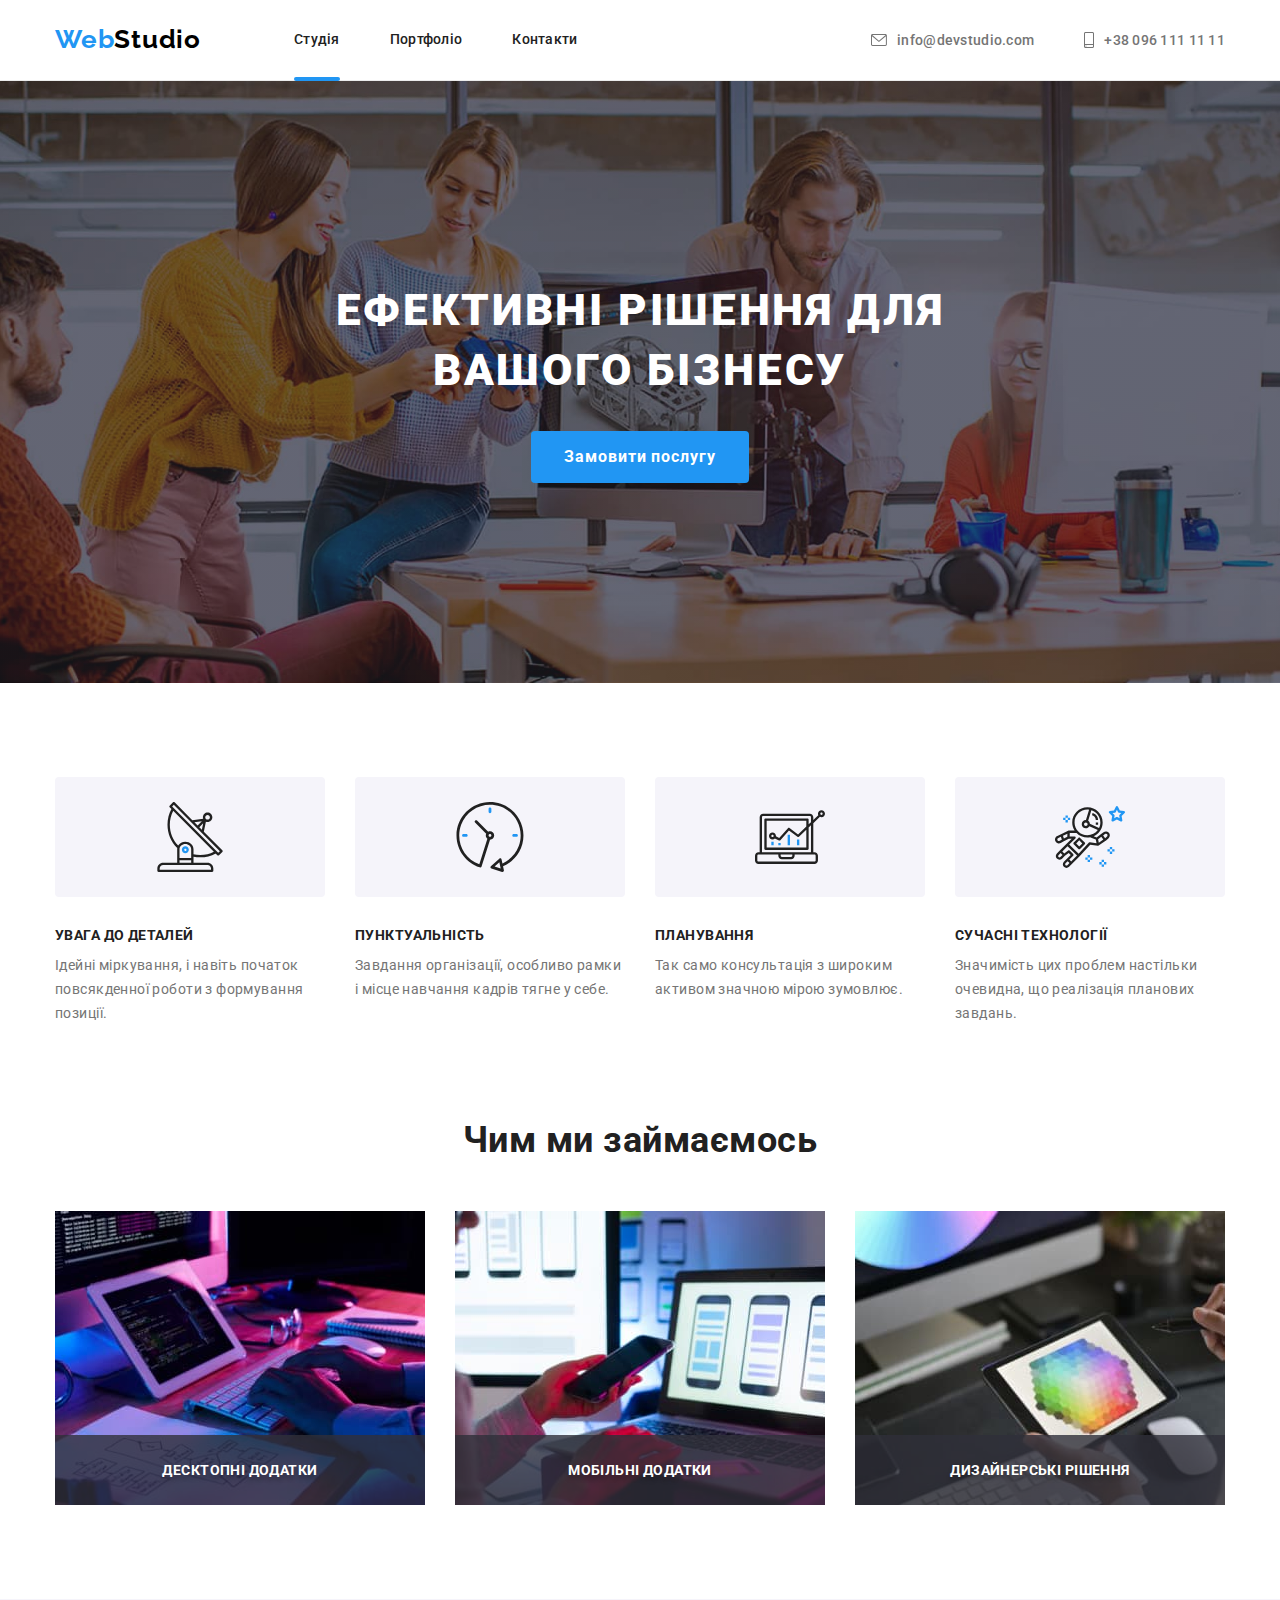
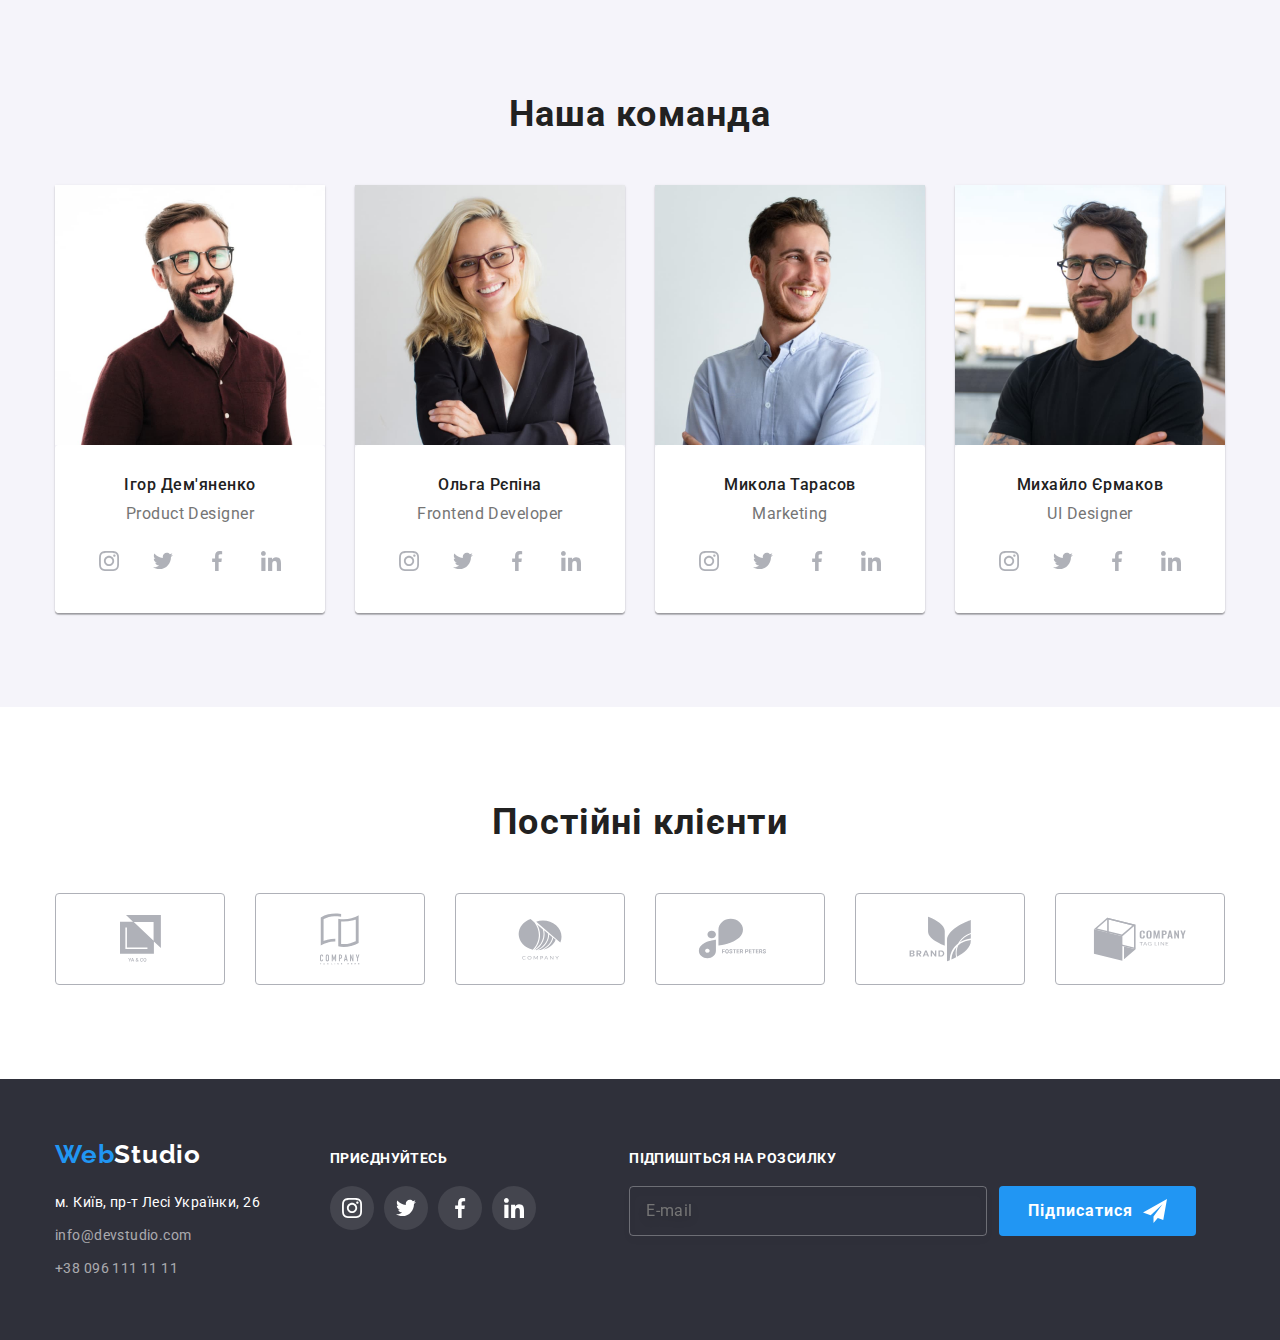
<file: index.html>
<!DOCTYPE html>
<html lang="uk">
  <head>
    <meta charset="UTF-8" />
    <meta name="description" content="Ефективні рішення для вашого бізнесу" />
    <meta http-equiv="X-UA-Compatible" content="IE=edge" />
    <title>Web Studio (Verion 2.1)</title>
    <!-- Шрифти -->
    <link rel="preconnect" href="https://fonts.googleapis.com" />
    <link rel="preconnect" href="https://fonts.gstatic.com" crossorigin />
    <link
      href="https://fonts.googleapis.com/css2?family=Raleway:wght@700&family=Roboto:wght@400;500;700;900&display=swap"
      rel="stylesheet"
    />
    <!--Нормалізатор-->
    <link
      rel="stylesheet"
      href="https://cdnjs.cloudflare.com/ajax/libs/modern-normalize/1.1.0/modern-normalize.min.css"
    />
    <!-- Стилі -->
    <link rel="stylesheet" href="./css/main.min.css" />
  </head>
  <body>
    <!--Шапка сайту header-->

    <header class="header">
      <div class="header__container container">
        <a class="header__logo logo" href="./index.html"
          >Web<span class="logo__dark">Studio</span></a
        >
        <nav class="nav">
          <ul class="nav__list list">
            <!--Посилання для переходу на інші сторінки нашого сайту-->
            <li class="nav__item">
              <a class="nav__link nav__link--active" href="./index.html">Студія</a>
            </li>
            <li class="nav__item">
              <a class="nav__link" href="./portfolio.html">Портфоліо</a>
            </li>
            <li class="nav__item"><a class="nav__link" href="">Контакти</a></li>
          </ul>
        </nav>

        <ul class="contacts">
          <li class="contacts__item">
            <a class="contacts__link" href="mailto:info@devstudio.com">
              <svg class="contacts__icon" width="16" height="12">
                <use href="./images/icons.svg#icon-header-letter"></use>
              </svg>
              info@devstudio.com
            </a>
          </li>
          <li class="contacts__item">
            <a class="contacts__link" href="tel:+380961111111">
              <svg class="contacts__icon" width="10" height="16">
                <use href="./images/icons.svg#icon-header-smartphone"></use>
              </svg>
              +38 096 111 11 11</a
            >
          </li>
        </ul>
      </div>
    </header>

    <!--Основний контент-->
    <main class="main">
      <!--Заголовок-->
      <section class="hero">
        <div class="hero__container container">
          <h1 class="hero__title">Ефективні рішення для вашого бізнесу</h1>
          <button class="button" type="button" data-modal-open>Замовити послугу</button>
        </div>
      </section>
      <!--Особливості-->
      <section class="specials">
        <div class="container">
          <h2 class="visually-hidden">Особливсоті команди</h2>
          <ul class="specials__list list">
            <li class="specials__item">
              <div class="specials__thumb">
                <svg class="specials__icon" width="70px" height="70px">
                  <use href="./images/icons.svg#icon-skills-antenna"></use>
                </svg>
              </div>
              <h3 class="specials__title">Увага до деталей</h3>
              <p class="specials__text">
                Ідейні міркування, і навіть початок повсякденної роботи з формування позиції.
              </p>
            </li>
            <li class="specials__item">
              <div class="specials__thumb">
                <svg class="specials__icon" width="70" height="70">
                  <use href="./images/icons.svg#icon-skills-clock"></use>
                </svg>
              </div>
              <h3 class="specials__title">Пунктуальність</h3>
              <p class="specials__text">
                Завдання організації, особливо рамки і місце навчання кадрів тягне у себе.
              </p>
            </li>
            <li class="specials__item">
              <div class="specials__thumb">
                <svg class="specials__icon" width="70" height="70">
                  <use href="./images/icons.svg#icon-skills-diagram"></use>
                </svg>
              </div>
              <h3 class="specials__title">Планування</h3>
              <p class="specials__text">
                Так само консультація з широким активом значною мірою зумовлює.
              </p>
            </li>
            <li class="specials__item">
              <div class="specials__thumb">
                <svg class="specials__icon" width="70" height="70">
                  <use href="./images/icons.svg#icon-skills-astronaut"></use>
                </svg>
              </div>
              <h3 class="specials__title">Сучасні технології</h3>
              <p class="specials__text">
                Значимість цих проблем настільки очевидна, що реалізація планових завдань.
              </p>
            </li>
          </ul>
        </div>
      </section>
      <!--Чим ми займаємось-->
      <section class="work">
        <div class="container">
          <h2 class="work__title">Чим ми займаємось</h2>
          <ul class="work__list list">
            <li class="work__item">
              <div class="item__title-box">
                <img
                  src="images/img1.jpg"
                  alt="Ipad Air з клавіатурою на сірому дерев'яному столі"
                  width="370"
                  height="294"
                />
                <h3 class="work__item-title">десктопні додатки</h3>
              </div>
            </li>
            <li class="work__item">
              <div class="item__title-box">
                <img
                  src="images/img2.jpg"
                  alt="Iphone в руці та ноутбук на столі"
                  width="370"
                  height="294"
                />
                <h3 class="work__item-title">мобільні додатки</h3>
              </div>
            </li>
            <li class="work__item">
              <div class="item__title-box">
                <img
                  src="images/img3.jpg"
                  alt="Ipad в руці з кольоровою картинкою"
                  width="370"
                  height="294"
                />
                <h3 class="work__item-title">дизайнерські рішення</h3>
              </div>
            </li>
          </ul>
        </div>
      </section>

      <!--Наша команда-->

      <section class="team">
        <div class="team__content container">
          <h2 class="team__title">Наша команда</h2>
          <ul class="team__items list">
            <li class="team__item">
              <img
                class="team__item-img"
                src="images/img4.jpg"
                alt="Чоловік в окулярах посміхається"
                width="270"
                height="260"
              />
              <div class="team__item-description">
                <h3 class="team__item-title">Ігор Дем'яненко</h3>
                <p class="team__item-text">Product Designer</p>
                <ul class="socials list">
                  <li class="socials__item">
                    <a class="socials__link" href="">
                      <svg class="socials__icon" width="20" height="20">
                        <use href="./images/icons.svg#icon-cmnd-instagram"></use>
                      </svg>
                    </a>
                  </li>
                  <li class="socials__item">
                    <a class="socials__link" href="">
                      <svg class="socials__icon" width="20" height="20">
                        <use href="./images/icons.svg#icon-cmnd-twitter"></use>
                      </svg>
                    </a>
                  </li>
                  <li class="socials__item">
                    <a class="socials__link" href="">
                      <svg class="socials__icon" width="20" height="20">
                        <use href="./images/icons.svg#icon-cmnd-facebook"></use>
                      </svg>
                    </a>
                  </li>
                  <li class="socials__item">
                    <a class="socials__link" href="">
                      <svg class="socials__icon" width="20" height="20">
                        <use href="./images/icons.svg#icon-cmnd-linkedin"></use>
                      </svg>
                    </a>
                  </li>
                </ul>
              </div>
            </li>

            <li class="team__item">
              <img
                class="team__item-img"
                src="images/img5.jpg"
                alt="Світловолоса жінка в окулярах посміхається"
                width="270"
                height="260"
              />
              <div class="team__item-description">
                <h3 class="team__item-title">Ольга Рєпіна</h3>
                <p class="team__item-text">Frontend Developer</p>
                <ul class="socials list">
                  <li class="socials__item">
                    <a class="socials__link" href="">
                      <svg class="socials__icon" width="20" height="20">
                        <use href="./images/icons.svg#icon-cmnd-instagram"></use>
                      </svg>
                    </a>
                  </li>
                  <li class="socials__item">
                    <a class="socials__link" href="">
                      <svg class="socials__icon" width="20" height="20">
                        <use href="./images/icons.svg#icon-cmnd-twitter"></use>
                      </svg>
                    </a>
                  </li>
                  <li class="socials__item">
                    <a class="socials__link" href="">
                      <svg class="socials__icon" width="20" height="20">
                        <use href="./images/icons.svg#icon-cmnd-facebook"></use>
                      </svg>
                    </a>
                  </li>
                  <li class="socials__item">
                    <a class="socials__link" href="">
                      <svg class="socials__icon" width="20" height="20">
                        <use href="./images/icons.svg#icon-cmnd-linkedin"></use>
                      </svg>
                    </a>
                  </li>
                </ul>
              </div>
            </li>
            <li class="team__item">
              <img
                class="team__item-img"
                src="images/img6.jpg"
                alt="Чоловік в голубій сорочці посміхається"
                width="270"
                height="260"
              />
              <div class="team__item-description">
                <h3 class="team__item-title">Микола Тарасов</h3>
                <p class="team__item-text">Marketing</p>
                <ul class="socials list">
                  <li class="socials__item">
                    <a class="socials__link" href="">
                      <svg class="socials__icon" width="20" height="20">
                        <use href="./images/icons.svg#icon-cmnd-instagram"></use>
                      </svg>
                    </a>
                  </li>
                  <li class="socials__item">
                    <a class="socials__link" href="">
                      <svg class="socials__icon" width="20" height="20">
                        <use href="./images/icons.svg#icon-cmnd-twitter"></use>
                      </svg>
                    </a>
                  </li>
                  <li class="socials__item">
                    <a class="socials__link" href="">
                      <svg class="socials__icon" width="20" height="20">
                        <use href="./images/icons.svg#icon-cmnd-facebook"></use>
                      </svg>
                    </a>
                  </li>
                  <li class="socials__item">
                    <a class="socials__link" href="">
                      <svg class="socials__icon" width="20" height="20">
                        <use href="./images/icons.svg#icon-cmnd-linkedin"></use>
                      </svg>
                    </a>
                  </li>
                </ul>
              </div>
            </li>
            <li class="team__item">
              <img
                class="team__item-img"
                src="images/img7.jpg"
                alt="Чоловік з бродою в темній футболці посміхається"
                width="270"
                height="260"
              />
              <div class="team__item-description">
                <h3 class="team__item-title">Михайло Єрмаков</h3>
                <p class="team__item-text">UI Designer</p>
                <ul class="socials list">
                  <li class="socials__item">
                    <a class="socials__link" href="">
                      <svg class="socials__icon" width="20" height="20">
                        <use href="./images/icons.svg#icon-cmnd-instagram"></use>
                      </svg>
                    </a>
                  </li>
                  <li class="socials__item">
                    <a class="socials__link" href="">
                      <svg class="socials__icon" width="20" height="20">
                        <use href="./images/icons.svg#icon-cmnd-twitter"></use>
                      </svg>
                    </a>
                  </li>
                  <li class="socials__item">
                    <a class="socials__link" href="">
                      <svg class="socials__icon" width="20" height="20">
                        <use href="./images/icons.svg#icon-cmnd-facebook"></use>
                      </svg>
                    </a>
                  </li>
                  <li class="socials__item">
                    <a class="socials__link" href="">
                      <svg class="socials__icon" width="20" height="20">
                        <use href="./images/icons.svg#icon-cmnd-linkedin"></use>
                      </svg>
                    </a>
                  </li>
                </ul>
              </div>
            </li>
          </ul>
        </div>
      </section>
      <!-- постійні клієнти -->
      <section class="clients">
        <div class="clients__content container">
          <h2 class="clients__title">Постійні клієнти</h2>
          <ul class="clients__list list">
            <li class="clients__item">
              <a class="client-link" href="">
                <svg class="clients-list__icon" width="41" height="47">
                  <use href="./images/icons.svg#icon-group-clients1"></use>
                </svg>
              </a>
            </li>
            <li class="clients-item">
              <a class="client-link" href="">
                <svg class="clients-list__icon" width="40" height="52">
                  <use href="./images/icons.svg#icon-group-clients2"></use>
                </svg>
              </a>
            </li>
            <li class="clients-item">
              <a class="client-link" href="">
                <svg class="clients-list__icon" width="44" height="42">
                  <use href="./images/icons.svg#icon-group-clients3"></use>
                </svg>
              </a>
            </li>
            <li class="clients-item">
              <a class="client-link" href="">
                <svg class="clients-list__icon" width="85" height="41">
                  <use href="./images/icons.svg#icon-group-clients4"></use>
                </svg>
              </a>
            </li>
            <li class="clients-item">
              <a class="client-link" href="">
                <svg class="clients-list__icon" width="63" height="46">
                  <use href="./images/icons.svg#icon-group-clients5"></use>
                </svg>
              </a>
            </li>
            <li class="clients-item">
              <a class="client-link" href="">
                <svg class="clients-list__icon" width="94" height="44">
                  <use href="./images/icons.svg#icon-group-clients6"></use>
                </svg>
              </a>
            </li>
          </ul>
        </div>
      </section>
    </main>

    <!-- Footer Нижня частина  -->

    <footer class="footer">
      <div class="footer_wrapper container">
        <div class="footer__content">
          <a class="footer__logo logo" href="./index.html"
            >Web<span class="logo__white">Studio</span></a
          >
          <address class="footer__adress">
            <ul class="footer__address-list list">
              <li class="footer__address-item">
                <a
                  class="footer__address-link accent"
                  href="https://goo.gl/maps/pMzpVghWTdphN7kk7"
                  target="_blank"
                  rel="noopener noreferrer"
                  >м. Київ, пр-т Лесі Українки, 26
                </a>
              </li>
              <li class="footer__address-item">
                <a class="footer__address-link" href="mailto:info@devstudio.com"
                  >info@devstudio.com</a
                >
              </li>
              <li class="footer__address-item">
                <a class="footer__address-link" href="tel:+380961111111">+38 096 111 11 11</a>
              </li>
            </ul>
          </address>
        </div>
        <div class="footer__socials">
          <p class="footer__socials-title">Приєднуйтесь</p>
          <ul class="socials list">
            <li class="socials__item">
              <a class="socials__link socials__link--secondary" href="">
                <svg class="socials__icon" width="20" height="20">
                  <use href="./images/icons.svg#icon-cmnd-instagram"></use>
                </svg>
              </a>
            </li>
            <li class="socials__item">
              <a class="socials__link socials__link--secondary" href="">
                <svg class="socials__icon" width="20" height="20">
                  <use href="./images/icons.svg#icon-cmnd-twitter"></use>
                </svg>
              </a>
            </li>
            <li class="socials__item">
              <a class="socials__link socials__link--secondary" href="">
                <svg class="socials__icon" width="20" height="20">
                  <use href="./images/icons.svg#icon-cmnd-facebook"></use>
                </svg>
              </a>
            </li>
            <li class="socials__item">
              <a class="socials__link socials__link--secondary" href="">
                <svg class="socials__icon" width="20" height="20">
                  <use href="./images/icons.svg#icon-cmnd-linkedin"></use>
                </svg>
              </a>
            </li>
          </ul>
        </div>

        <!-- кнопка підписатися -->

        <form class="subscribe__form" action="#">
          <p class="subscribe__form-title">Підпишіться на розсилку</p>
          <div class="subscribe__form-field">
            <input
              id="footer-subscribe-email"
              class="subscribe__form-input"
              type="email"
              name="subscribe-email"
              placeholder="E-mail"
              required
            />
            <button class="subscribe__form-btn" type="submit">
              Підписатися
              <svg class="btn__send" width="24" height="24">
                <use href="./images/icons.svg#icon-icon-send"></use>
              </svg>
            </button>
          </div>
        </form>
      </div>
    </footer>

    <!-- Modal + Backdrop -->

    <div class="backdrop is-hidden" data-modal>
      <div class="modal">
        <button type="button" class="modal-close-button" data-modal-close>
          <svg class="close-modal-icon" width="11" height="11">
            <use href="./images/icons.svg#icon-close-black"></use>
          </svg>
        </button>

        <!--Form registration-->
        <form class="registration-form" name="registration-form" autocomplete="on">
          <strong class="modal__form-title">Залиште свої дані, ми вам передзвонимо</strong>
          <div class="form-items" role="group">
            <label class="form-field">
              <span class="form-label">Ім'я</span>
              <input class="form-input" type="text" name="user-name" required />
              <svg class="form-icon" width="18" height="18">
                <use href="./images/icons.svg#icon-email-black"></use>
              </svg>
            </label>
            <label class="form-field">
              <span class="form-label">Телефон</span>
              <input class="form-input" type="text" name="user-phone" required />
              <svg class="form-icon" width="18" height="18">
                <use href="./images/icons.svg#icon-phone-black"></use>
              </svg>
            </label>
            <label class="form-field">
              <span class="form-label">Пошта</span>
              <input class="form-input" type="email" name="user-mail" required />
              <svg class="form-icon" width="18" height="18">
                <use href="./images/icons.svg#icon-person-black"></use>
              </svg>
            </label>
            <label class="form-field">
              <span class="form-label">Коментар</span>
              <textarea
                class="form-message"
                name="user-message"
                rows="6"
                placeholder="Введіть текст"
              ></textarea>
            </label>
          </div>

          <label class="form-agreement">
            <input class="form-checkbox" type="checkbox" />
            <svg class="form-checkbox-icon" width="16" height="16">
              <use class="form-icon-unchecked" href="./images/icons.svg#icon-unchecked"></use>
              <use class="form-icon-checked" href="./images/icons.svg#icon-checked"></use>
            </svg>
            <span class="form-agreement-text"
              >Погоджуюся з розсилкою та приймаю
              <a class="form-agreement-link" href="">Умови договору</a>
            </span>
          </label>

          <button class="form-btn" type="submit">Відправити</button>
        </form>
      </div>
    </div>
    <script src="./js/modal.js"></script>
  </body>
</html>
</file>
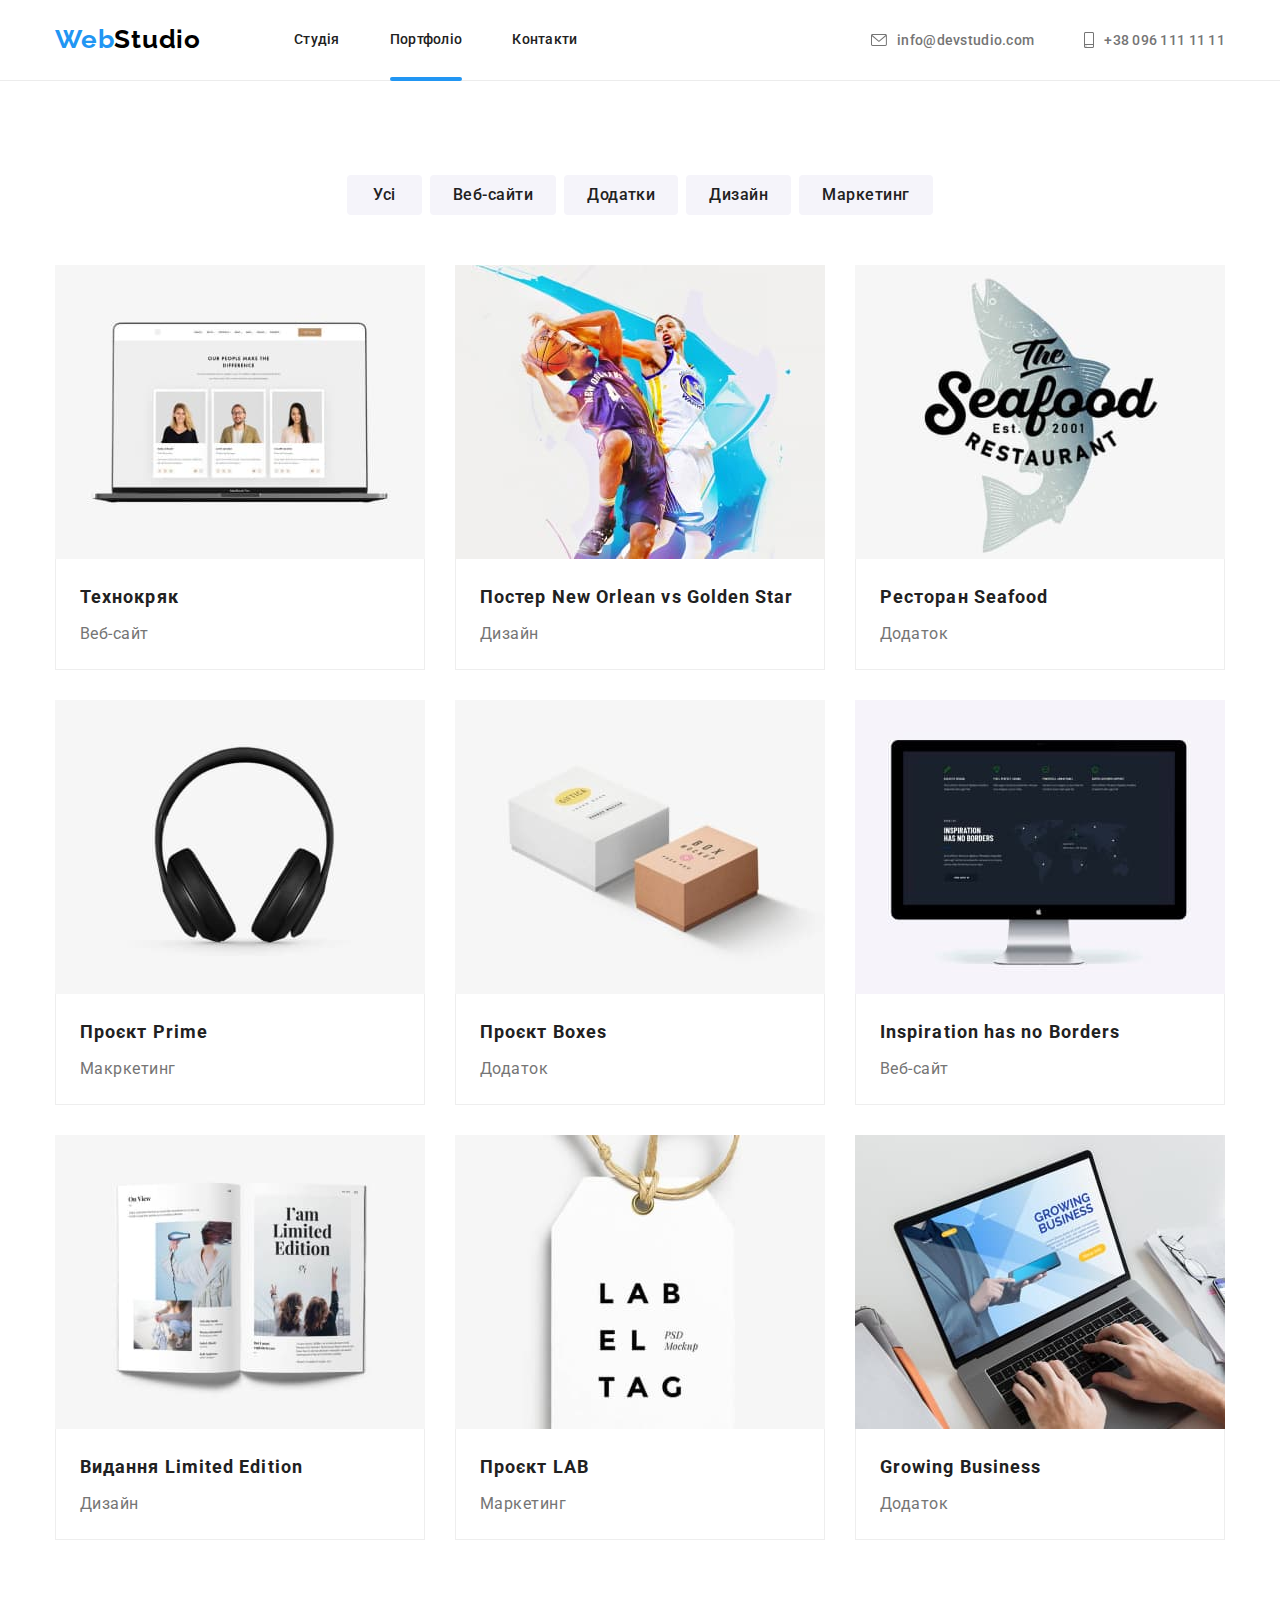
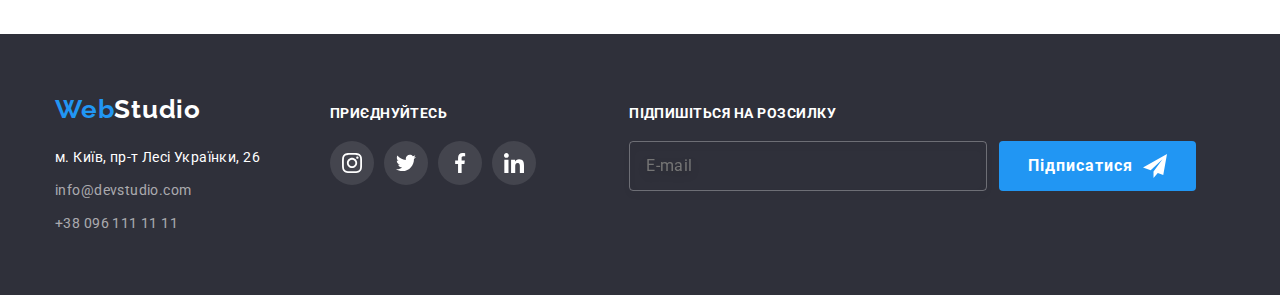
<file: portfolio.html>
<!DOCTYPE html>
<html lang="uk">
  <head>
    <meta charset="UTF-8" />
    <meta name="description" content="Ефективні рішення для вашого бізнесу" />
    <meta http-equiv="X-UA-Compatible" content="IE=edge" />
    <title>Web Studio (Verion 2.1)</title>
    <!-- Шрифти -->
    <link rel="preconnect" href="https://fonts.googleapis.com" />
    <link rel="preconnect" href="https://fonts.gstatic.com" crossorigin />
    <link
      href="https://fonts.googleapis.com/css2?family=Raleway:wght@700&family=Roboto:wght@400;500;700;900&display=swap"
      rel="stylesheet"
    />
    <!--Нормалізатор-->
    <link
      rel="stylesheet"
      href="https://cdnjs.cloudflare.com/ajax/libs/modern-normalize/1.1.0/modern-normalize.min.css"
    />
    <!-- Стилі -->
    <link rel="stylesheet" href="./css/main.min.css" />
  </head>
  <body>
    <!--Шапка сайту header-->

    <header class="header">
      <div class="header__container container">
        <a class="header__logo logo" href="./index.html"
          >Web<span class="logo__dark">Studio</span></a
        >
        <nav class="nav">
          <ul class="nav__list list">
            <!--Посилання для переходу на інші сторінки нашого сайту-->
            <li class="nav__item">
              <a class="nav__link" href="./index.html">Студія</a>
            </li>
            <li class="nav__item">
              <a class="nav__link nav__link--active" href="./portfolio.html">Портфоліо</a>
            </li>
            <li class="nav__item"><a class="nav__link" href="">Контакти</a></li>
          </ul>
        </nav>

        <ul class="contacts">
          <li class="contacts__item">
            <a class="contacts__link" href="mailto:info@devstudio.com">
              <svg class="contacts__icon" width="16" height="12">
                <use href="./images/icons.svg#icon-header-letter"></use>
              </svg>
              info@devstudio.com
            </a>
          </li>
          <li class="contacts__item">
            <a class="contacts__link" href="tel:+380961111111">
              <svg class="contacts__icon" width="10" height="16">
                <use href="./images/icons.svg#icon-header-smartphone"></use>
              </svg>
              +38 096 111 11 11</a
            >
          </li>
        </ul>
      </div>
    </header>
    <!--Контент портфоліо-->
    <main class="portpholio-main">
      <section class="portpholio">
        <div class="container">
          <h1 class="visually-hidden">Кнопки з проектами</h1>
          <ul class="buttons-folio-list list">
            <li class="button-description-f">
              <button type="button" class="inlist-button-pholio all">Усі</button>
            </li>
            <li class="button-description-f">
              <button type="button" class="inlist-button-pholio">Веб-сайти</button>
            </li>
            <li class="button-description-f">
              <button type="button" class="inlist-button-pholio">Додатки</button>
            </li>
            <li class="button-description-f">
              <button type="button" class="inlist-button-pholio">Дизайн</button>
            </li>
            <li class="button-description-f">
              <button type="button" class="inlist-button-pholio">Маркетинг</button>
            </li>
          </ul>
          <!--Фото проектів-->
          <ul class="projects list">
            <li class="project-card">
              <a class="links portfolio-link" href="">
                <div class="portfolio-link-photo">
                  <img
                    src="./images/portpholio/img.jpg"
                    alt="ноутбук з відкритим сайтом технокряка"
                    width="370"
                    height="294"
                  />
                  <p class="portfolio-overlay">
                    Ресурс пропонує комплексні пропозиції з різним рівнем функціоналу та сервісів.
                    Все це дозволить відвідувачу отримати вичерпні відомості про компанію чи
                    приватну особу.
                  </p>
                </div>
                <div class="portfolio-pictures">
                  <h2 class="project-head">Технокряк</h2>
                  <p class="project-info">Веб-сайт</p>
                </div>
              </a>
            </li>
            <li class="project-card">
              <a class="links portfolio-link" href="">
                <div class="portfolio-link-photo">
                  <img
                    src="./images/portpholio/img(1).jpg"
                    alt="два баскетболіста з мячем в руках"
                    width="370"
                    height="294"
                  />
                  <p class="portfolio-overlay">
                    Ресурс пропонує комплексні пропозиції з різним рівнем функціоналу та сервісів.
                    Все це дозволить відвідувачу отримати вичерпні відомості про компанію чи
                    приватну особу.
                  </p>
                </div>
                <div class="portfolio-pictures">
                  <h2 class="project-head">Постер New Orlean vs Golden Star</h2>
                  <p class="project-info">Дизайн</p>
                </div>
              </a>
            </li>
            <li class="project-card">
              <a class="links portfolio-link" href="">
                <div class="portfolio-link-photo">
                  <img
                    src="./images/portpholio/img(2).jpg"
                    alt="логотип ресторана Seafood"
                    width="370"
                    height="294"
                  />
                  <p class="portfolio-overlay">
                    Ресурс пропонує комплексні пропозиції з різним рівнем функціоналу та сервісів.
                    Все це дозволить відвідувачу отримати вичерпні відомості про компанію чи
                    приватну особу.
                  </p>
                </div>
                <div class="portfolio-pictures">
                  <h2 class="project-head">Ресторан Seafood</h2>
                  <p class="project-info">Додаток</p>
                </div>
              </a>
            </li>
            <li class="project-card">
              <a class="links portfolio-link" href="">
                <div class="portfolio-link-photo">
                  <img
                    src="./images/portpholio/img(3).jpg"
                    alt="безпровідні чорні навушники"
                    width="370"
                    height="294"
                  />
                  <p class="portfolio-overlay">
                    Ресурс пропонує комплексні пропозиції з різним рівнем функціоналу та сервісів.
                    Все це дозволить відвідувачу отримати вичерпні відомості про компанію чи
                    приватну особу.
                  </p>
                </div>
                <div class="portfolio-pictures">
                  <h2 class="project-head">Проєкт Prime</h2>
                  <p class="project-info">Макркетинг</p>
                </div>
              </a>
            </li>
            <li class="project-card">
              <a class="links portfolio-link" href="">
                <div class="portfolio-link-photo">
                  <img
                    src="./images/portpholio/img(4).jpg"
                    alt="2 закриті картонних коробки"
                    width="370"
                    height="294"
                  />
                  <p class="portfolio-overlay">
                    Ресурс пропонує комплексні пропозиції з різним рівнем функціоналу та сервісів.
                    Все це дозволить відвідувачу отримати вичерпні відомості про компанію чи
                    приватну особу.
                  </p>
                </div>
                <div class="portfolio-pictures">
                  <h2 class="project-head">Проєкт Boxes</h2>
                  <p class="project-info">Додаток</p>
                </div>
              </a>
            </li>
            <li class="project-card">
              <a class="links portfolio-link" href="">
                <div class="portfolio-link-photo">
                  <img
                    src="./images/portpholio/img(5).jpg"
                    alt="iMac з відкритим сайтом"
                    width="370"
                    height="294"
                  />
                  <p class="portfolio-overlay">
                    Ресурс пропонує комплексні пропозиції з різним рівнем функціоналу та сервісів.
                    Все це дозволить відвідувачу отримати вичерпні відомості про компанію чи
                    приватну особу.
                  </p>
                </div>
                <div class="portfolio-pictures">
                  <h2 class="project-head">Inspiration has no Borders</h2>
                  <p class="project-info">Веб-сайт</p>
                </div>
              </a>
            </li>
            <li class="project-card">
              <a class="links portfolio-link" href="">
                <div class="portfolio-link-photo">
                  <img
                    src="./images/portpholio/img(6).jpg"
                    alt="відкрита книга з текстом та картинками"
                    width="370"
                    height="294"
                  />
                  <p class="portfolio-overlay">
                    Ресурс пропонує комплексні пропозиції з різним рівнем функціоналу та сервісів.
                    Все це дозволить відвідувачу отримати вичерпні відомості про компанію чи
                    приватну особу.
                  </p>
                </div>
                <div class="portfolio-pictures">
                  <h2 class="project-head">Видання Limited Edition</h2>
                  <p class="project-info">Дизайн</p>
                </div>
              </a>
            </li>
            <li class="project-card">
              <a class="links portfolio-link" href="">
                <div class="portfolio-link-photo">
                  <img
                    src="./images/portpholio/img(7).jpg"
                    alt="білий ярлик з текстом"
                    width="370"
                    height="294"
                  />
                  <p class="portfolio-overlay">
                    Ресурс пропонує комплексні пропозиції з різним рівнем функціоналу та сервісів.
                    Все це дозволить відвідувачу отримати вичерпні відомості про компанію чи
                    приватну особу.
                  </p>
                </div>
                <div class="portfolio-pictures">
                  <h2 class="project-head">Проєкт LAB</h2>
                  <p class="project-info">Маркетинг</p>
                </div>
              </a>
            </li>
            <li class="project-card">
              <a class="links portfolio-link" href="">
                <div class="portfolio-link-photo">
                  <img
                    src="./images/portpholio/img(8).jpg"
                    alt="презентація додатка на MacBook"
                    width="370"
                    height="294"
                  />
                  <p class="portfolio-overlay">
                    Ресурс пропонує комплексні пропозиції з різним рівнем функціоналу та сервісів.
                    Все це дозволить відвідувачу отримати вичерпні відомості про компанію чи
                    приватну особу.
                  </p>
                </div>
                <div class="portfolio-pictures">
                  <h2 class="project-head">Growing Business</h2>
                  <p class="project-info">Додаток</p>
                </div>
              </a>
            </li>
          </ul>
        </div>
      </section>
    </main>
    <!-- Footer Нижня частина  -->

    <footer class="footer">
      <div class="footer_wrapper container">
        <div class="footer__content">
          <a class="footer__logo logo" href="./index.html"
            >Web<span class="logo__white">Studio</span></a
          >
          <address class="footer__adress">
            <ul class="footer__address-list list">
              <li class="footer__address-item">
                <a
                  class="footer__address-link accent"
                  href="https://goo.gl/maps/pMzpVghWTdphN7kk7"
                  target="_blank"
                  rel="noopener noreferrer"
                  >м. Київ, пр-т Лесі Українки, 26
                </a>
              </li>
              <li class="footer__address-item">
                <a class="footer__address-link" href="mailto:info@devstudio.com"
                  >info@devstudio.com</a
                >
              </li>
              <li class="footer__address-item">
                <a class="footer__address-link" href="tel:+380961111111">+38 096 111 11 11</a>
              </li>
            </ul>
          </address>
        </div>
        <div class="footer__socials">
          <p class="footer__socials-title">Приєднуйтесь</p>
          <ul class="socials list">
            <li class="socials__item">
              <a class="socials__link socials__link--secondary" href="">
                <svg class="socials__icon" width="20" height="20">
                  <use href="./images/icons.svg#icon-cmnd-instagram"></use>
                </svg>
              </a>
            </li>
            <li class="socials__item">
              <a class="socials__link socials__link--secondary" href="">
                <svg class="socials__icon" width="20" height="20">
                  <use href="./images/icons.svg#icon-cmnd-twitter"></use>
                </svg>
              </a>
            </li>
            <li class="socials__item">
              <a class="socials__link socials__link--secondary" href="">
                <svg class="socials__icon" width="20" height="20">
                  <use href="./images/icons.svg#icon-cmnd-facebook"></use>
                </svg>
              </a>
            </li>
            <li class="socials__item">
              <a class="socials__link socials__link--secondary" href="">
                <svg class="socials__icon" width="20" height="20">
                  <use href="./images/icons.svg#icon-cmnd-linkedin"></use>
                </svg>
              </a>
            </li>
          </ul>
        </div>

        <!-- кнопка підписатися -->

        <form class="subscribe__form" action="#">
          <p class="subscribe__form-title">Підпишіться на розсилку</p>
          <div class="subscribe__form-field">
            <input
              id="footer-subscribe-email"
              class="subscribe__form-input"
              type="email"
              name="subscribe-email"
              placeholder="E-mail"
              required
            />
            <button class="subscribe__form-btn" type="submit">
              Підписатися
              <svg class="btn__send" width="24" height="24">
                <use href="./images/icons.svg#icon-icon-send"></use>
              </svg>
            </button>
          </div>
        </form>
      </div>
    </footer>
  </body>
</html>
</file>
<file: css/main.min.css>
:root{--primary-text-color: #212121;--secondary-text-color: rgb(117, 117, 117);--white-text-color: #ffffff;--accent-color: rgb(33, 150, 243);--black-logo-color: #000000;--footer-text-color: rgba(255, 255, 255, 0.6);--white-background-color: #ffffff;--head-background-color: #2f303a;--team-background-color: #f5f4fa}.visually-hidden{position:absolute;width:1px;height:1px;margin:-1px;border:0;padding:0;white-space:nowrap;-webkit-clip-path:inset(100%);clip-path:inset(100%);clip:rect(0 0 0 0);overflow:hidden}body{font-family:"Roboto";font-style:normal;letter-spacing:.03em;background-color:var(--white-background-color);color:var(--primary-text-color)}.container{max-width:1200px;padding-left:15px;padding-right:15px;margin-left:auto;margin-right:auto}h1,h2,h3,h4,h5,h6,p{margin:0}ul{list-style:none}a{text-decoration:none}.button,.inlist-button-pholio{cursor:pointer}img{display:block}input,textarea{outline:rgba(0,0,0,0)}.list{margin:0;padding:0;list-style:none}.logo{font-family:"Raleway";font-style:normal;font-weight:700;font-size:26px;line-height:31px;letter-spacing:.03em;color:var(--accent-color)}.logo__dark{color:var(--black-logo-color)}.logo__white{color:var(--white-text-color)}.backdrop{position:fixed;top:0;left:0;width:100%;height:100%;background-color:rgba(0,0,0,.2);opacity:1;-webkit-transition:opacity 250ms cubic-bezier(0.4, 0, 0.2, 1);transition:opacity 250ms cubic-bezier(0.4, 0, 0.2, 1)}.backdrop.is-hidden{opacity:0;pointer-events:none}.backdrop.is-hidden .modal{-webkit-transform:translate(-50%, -50%) scale(1.2);transform:translate(-50%, -50%) scale(1.2)}.modal{position:relative;top:50%;left:50%;border-radius:4px;padding:40px;width:528px;min-height:581px;background-color:var(--white-background-color);-webkit-transform:translate(-50%, -50%) scale(1);transform:translate(-50%, -50%) scale(1);-webkit-transition:-webkit-transform 250ms cubic-bezier(0.4, 0, 0.2, 1);transition:-webkit-transform 250ms cubic-bezier(0.4, 0, 0.2, 1);transition:transform 250ms cubic-bezier(0.4, 0, 0.2, 1);transition:transform 250ms cubic-bezier(0.4, 0, 0.2, 1), -webkit-transform 250ms cubic-bezier(0.4, 0, 0.2, 1)}.modal-close-button{position:absolute;display:-webkit-box;display:-ms-flexbox;display:flex;-webkit-box-align:center;-ms-flex-align:center;align-items:center;-webkit-box-pack:center;-ms-flex-pack:center;justify-content:center;right:8px;top:8px;border-radius:50%;border:1px solid rgba(0,0,0,.1);background-color:rgba(0,0,0,0);width:30px;height:30px;cursor:pointer}.modal-close-button:hover,.modal-close-button:focus{fill:var(--accent-color)}.modal__form-title{display:block;margin-left:auto;margin-right:auto;margin-bottom:12px;font-weight:700;font-size:20px;line-height:23px;text-align:center;letter-spacing:.03em;color:#212121}.form-items{margin-bottom:20px}.form-field{display:block}.form-field{position:relative;display:block}.form-field:not(:last-child){margin-bottom:10px}.form-label{display:block;margin-bottom:4px;color:var(--secondary-text-color);font-size:12px;line-height:14px;letter-spacing:.01em}.form-input{width:100%;height:40px;padding-left:42px;padding-right:42px;border:1px solid rgba(33,33,33,.2);border-radius:4px;-webkit-transition:border 250ms cubic-bezier(0.4, 0, 0.2, 1);transition:border 250ms cubic-bezier(0.4, 0, 0.2, 1)}.form-input:focus{border-color:var(--accent-color)}.form-icon{-webkit-transition:250ms cubic-bezier(0.4, 0, 0.2, 1);transition:250ms cubic-bezier(0.4, 0, 0.2, 1)}.form-input:focus+.form-icon{fill:var(--accent-color)}.form-icon{position:absolute;bottom:11px;left:12px}.form-message{width:100%;height:120px;padding:12px 16px;font-size:12px;line-height:14px;letter-spacing:.01em;border:1px solid rgba(33,33,33,.2);border-radius:4px;resize:none;-webkit-transition:border 250ms cubic-bezier(0.4, 0, 0.2, 1);transition:border 250ms cubic-bezier(0.4, 0, 0.2, 1)}.form-message::-webkit-input-placeholder{font-size:12px;line-height:14px;letter-spacing:.01em;color:rgba(117,117,117,.5)}.form-message::-moz-placeholder{font-size:12px;line-height:14px;letter-spacing:.01em;color:rgba(117,117,117,.5)}.form-message:-ms-input-placeholder{font-size:12px;line-height:14px;letter-spacing:.01em;color:rgba(117,117,117,.5)}.form-message::-ms-input-placeholder{font-size:12px;line-height:14px;letter-spacing:.01em;color:rgba(117,117,117,.5)}.form-message::placeholder{font-size:12px;line-height:14px;letter-spacing:.01em;color:rgba(117,117,117,.5)}.form-message:focus{border-color:var(--accent-color)}.form-agreement{display:-webkit-box;display:-ms-flexbox;display:flex;-webkit-box-align:center;-ms-flex-align:center;align-items:center;-webkit-box-pack:center;-ms-flex-pack:center;justify-content:center;gap:8px;margin-bottom:30px}.form-btn{display:block;min-width:200px;padding-top:10px;padding-bottom:10px;margin-left:auto;margin-right:auto;font-weight:700;font-size:16px;line-height:30px;letter-spacing:.06em;color:var(--white-text-color);border:none;background-color:var(--accent-color);border-radius:4px;cursor:pointer;-webkit-transition:background-color 250ms cubic-bezier(0.4, 0, 0.2, 1),-webkit-box-shadow 250ms cubic-bezier(0.4, 0, 0.2, 1);transition:background-color 250ms cubic-bezier(0.4, 0, 0.2, 1),-webkit-box-shadow 250ms cubic-bezier(0.4, 0, 0.2, 1);transition:background-color 250ms cubic-bezier(0.4, 0, 0.2, 1),box-shadow 250ms cubic-bezier(0.4, 0, 0.2, 1);transition:background-color 250ms cubic-bezier(0.4, 0, 0.2, 1),box-shadow 250ms cubic-bezier(0.4, 0, 0.2, 1),-webkit-box-shadow 250ms cubic-bezier(0.4, 0, 0.2, 1)}.form-btn:hover,.form-btn:focus{background-color:#188ce8;-webkit-box-shadow:0px 4px 4px rgba(0,0,0,.15);box-shadow:0px 4px 4px rgba(0,0,0,.15)}.form-checkbox{position:absolute;opacity:0;-webkit-transform:scale(0);transform:scale(0)}.form-icon-unchecked{-webkit-transition:opacity 250ms cubic-bezier(0.4, 0, 0.2, 1);transition:opacity 250ms cubic-bezier(0.4, 0, 0.2, 1)}.form-checkbox:checked+.form-checkbox-icon .form-icon-unchecked{opacity:0}.form-icon-checked{opacity:0;background:rgba(0,0,0,0);-webkit-transition:opacity 250ms cubic-bezier(0.4, 0, 0.2, 1);transition:opacity 250ms cubic-bezier(0.4, 0, 0.2, 1)}.form-checkbox:checked+.form-checkbox-icon .form-icon-checked{opacity:1;fill:var(--accent-color)}.form-agreement-text{font-size:14px;line-height:24px;letter-spacing:.03em;color:#757575;-webkit-user-select:none;-moz-user-select:none;-ms-user-select:none;user-select:none}.form-agreement-link{text-decoration:underline;text-underline-position:under;color:var(--accent-color)}.button{display:-webkit-box;display:-ms-flexbox;display:flex;-webkit-box-align:center;-ms-flex-align:center;align-items:center;text-align:center;font-weight:700;font-size:16px;line-height:30px;letter-spacing:.06em;background-color:var(--accent-color);color:var(--white-text-color);border:1px solid rgba(0,0,0,0);border-radius:4px;padding:10px 32px;margin:auto;-webkit-transition:background-color 250ms cubic-bezier(0.4, 0, 0.2, 1),color 250ms cubic-bezier(0.4, 0, 0.2, 1);transition:background-color 250ms cubic-bezier(0.4, 0, 0.2, 1),color 250ms cubic-bezier(0.4, 0, 0.2, 1)}.button:hover,.button:focus{background-color:#188ce8;color:var(--white-text-color)}.inlist-button-pholio{margin:auto;padding:6px 22px;font-weight:500;font-size:16px;line-height:26px;text-align:center;letter-spacing:.03em;background-color:var(--team-background-color);color:var(--primary-text-color);border:1px solid rgba(0,0,0,0);border-radius:4px;-webkit-transition:background-color 250ms cubic-bezier(0.4, 0, 0.2, 1),color 250ms cubic-bezier(0.4, 0, 0.2, 1),-webkit-box-shadow 250ms cubic-bezier(0.4, 0, 0.2, 1);transition:background-color 250ms cubic-bezier(0.4, 0, 0.2, 1),color 250ms cubic-bezier(0.4, 0, 0.2, 1),-webkit-box-shadow 250ms cubic-bezier(0.4, 0, 0.2, 1);transition:background-color 250ms cubic-bezier(0.4, 0, 0.2, 1),color 250ms cubic-bezier(0.4, 0, 0.2, 1),box-shadow 250ms cubic-bezier(0.4, 0, 0.2, 1);transition:background-color 250ms cubic-bezier(0.4, 0, 0.2, 1),color 250ms cubic-bezier(0.4, 0, 0.2, 1),box-shadow 250ms cubic-bezier(0.4, 0, 0.2, 1),-webkit-box-shadow 250ms cubic-bezier(0.4, 0, 0.2, 1)}.inlist-button-pholio:hover,.inlist-button-pholio:focus{background-color:var(--accent-color);color:var(--white-text-color);-webkit-box-shadow:0px 3px 1px rgba(0,0,0,.1),0px 1px 2px rgba(0,0,0,.08),0px 2px 2px rgba(0,0,0,.12);box-shadow:0px 3px 1px rgba(0,0,0,.1),0px 1px 2px rgba(0,0,0,.08),0px 2px 2px rgba(0,0,0,.12)}.nav{display:-webkit-box;display:-ms-flexbox;display:flex;-webkit-box-align:center;-ms-flex-align:center;align-items:center;font-weight:500;font-size:14px;line-height:1.14;letter-spacing:.02em;color:var(--primary-text-color)}.nav__list{display:-webkit-box;display:-ms-flexbox;display:flex;-webkit-box-align:center;-ms-flex-align:center;align-items:center;margin-left:93px}.nav__link{position:relative;font-weight:500;font-size:14px;line-height:1.14;letter-spacing:.02em;color:var(--primary-text-color);-webkit-transition:color 250ms cubic-bezier(0.4, 0, 0.2, 1);transition:color 250ms cubic-bezier(0.4, 0, 0.2, 1)}.nav__list .nav__item:not(:last-child){margin-right:50px}.nav__list .nav__link{display:block;padding-top:32px;padding-bottom:32px}.contacts{display:-webkit-box;display:-ms-flexbox;display:flex;margin-left:auto}.contacts .contacts__link+.contacts__link{margin-left:50px}.contacts .contacts__item+.contacts__item{margin-left:50px}.nav__link.nav__link--active::after{position:absolute;display:block;content:"";width:100%;height:4px;border-radius:2px;bottom:-1px;background-color:var(--accent-color)}.contacts__link{display:-webkit-box;display:-ms-flexbox;display:flex;font-weight:500;font-size:14px;line-height:16px;letter-spacing:.02em;-webkit-box-align:center;-ms-flex-align:center;align-items:center;color:var(--secondary-text-color);-webkit-transition:color 250ms cubic-bezier(0.4, 0, 0.2, 1);transition:color 250ms cubic-bezier(0.4, 0, 0.2, 1)}.contacts__icon{margin-right:10px;fill:currentColor}.nav__link:hover,.nav__link:focus,.contacts__link:hover,.contacts__link:focus,.nav__item:hover,.nav__item:focus{color:var(--accent-color)}.nav__item .nav__link--active:visited{color:var(--accent-color)}.socials{display:-webkit-box;display:-ms-flexbox;display:flex;-webkit-box-pack:center;-ms-flex-pack:center;justify-content:center;-webkit-box-align:center;-ms-flex-align:center;align-items:center;gap:10px}.socials__item{width:44px;height:44px}.socials__link{width:100%;height:100%;display:-webkit-box;display:-ms-flexbox;display:flex;-webkit-box-align:center;-ms-flex-align:center;align-items:center;-webkit-box-pack:center;-ms-flex-pack:center;justify-content:center;border-radius:50%;color:#afb1b8;-webkit-transition:background-color 250ms cubic-bezier(0.4, 0, 0.2, 1),color 250ms cubic-bezier(0.4, 0, 0.2, 1);transition:background-color 250ms cubic-bezier(0.4, 0, 0.2, 1),color 250ms cubic-bezier(0.4, 0, 0.2, 1)}.socials__link:hover,.socials__link:focus{color:var(--white-text-color);background-color:var(--accent-color)}.socials__icon{fill:currentColor}.socials__link--secondary{color:var(--white-text-color);background-color:rgba(255,255,255,.1);-webkit-transition:background-color 250ms cubic-bezier(0.4, 0, 0.2, 1),color 250ms cubic-bezier(0.4, 0, 0.2, 1);transition:background-color 250ms cubic-bezier(0.4, 0, 0.2, 1),color 250ms cubic-bezier(0.4, 0, 0.2, 1)}.subscribe__form{margin-left:93px}.subscribe__form-title{display:block;margin-bottom:20px;text-transform:uppercase;font-weight:700;font-size:14px;line-height:1.17;color:var(--white-text-color)}.subscribe__form-field{display:-webkit-box;display:-ms-flexbox;display:flex}.subscribe__form-input{padding:0;padding-left:16px;width:358px;color:rgba(255,255,255,.6);font-size:16px;line-height:1.25;letter-spacing:.03em;background-color:rgba(0,0,0,0);border:1px solid rgba(255,255,255,.3);-webkit-filter:drop-shadow(0px 4px 4px rgba(0, 0, 0, 0.15));filter:drop-shadow(0px 4px 4px rgba(0, 0, 0, 0.15));border-radius:4px;-webkit-transition:border-color 250ms cubic-bezier(0.4, 0, 0.2, 1);transition:border-color 250ms cubic-bezier(0.4, 0, 0.2, 1)}.subscribe__form-input:focus,.subscribe__form-input:focus-visible{border-color:var(--accent-color);outline:var(--accent-color)}.subscribe__form-btn{display:-webkit-box;display:-ms-flexbox;display:flex;-webkit-box-align:center;-ms-flex-align:center;align-items:center;padding:10px 29px;margin-left:12px;font-weight:700;font-size:16px;line-height:30px;letter-spacing:.06em;background-color:var(--accent-color);border:none;border-radius:4px;color:#fff;cursor:pointer;-webkit-transition:background-color 250ms cubic-bezier(0.4, 0, 0.2, 1),-webkit-box-shadow 250ms cubic-bezier(0.4, 0, 0.2, 1);transition:background-color 250ms cubic-bezier(0.4, 0, 0.2, 1),-webkit-box-shadow 250ms cubic-bezier(0.4, 0, 0.2, 1);transition:background-color 250ms cubic-bezier(0.4, 0, 0.2, 1),box-shadow 250ms cubic-bezier(0.4, 0, 0.2, 1);transition:background-color 250ms cubic-bezier(0.4, 0, 0.2, 1),box-shadow 250ms cubic-bezier(0.4, 0, 0.2, 1),-webkit-box-shadow 250ms cubic-bezier(0.4, 0, 0.2, 1)}.subscribe__form-btn:hover,.subscribe__form-btn:focus{background-color:#188ce8;-webkit-box-shadow:0px 4px 4px rgba(0,0,0,.15);box-shadow:0px 4px 4px rgba(0,0,0,.15)}.subscribe__form-btn>.btn__send{margin-left:10px;fill:currentColor}.header{border-bottom:1px solid #ececec}.header__container{display:-webkit-box;display:-ms-flexbox;display:flex;-webkit-box-align:center;-ms-flex-align:center;align-items:center}.hero{padding-top:200px;padding-bottom:200px;background-color:#2f303a;text-align:center;-webkit-box-align:center;-ms-flex-align:center;align-items:center;max-width:1600px;margin-left:auto;margin-right:auto;background-image:-webkit-gradient(linear, left top, right top, from(rgba(47, 48, 58, 0.4)), to(rgba(47, 48, 58, 0.4))),url(../images/imgh1backgr.jpg);background-image:linear-gradient(to right, rgba(47, 48, 58, 0.4), rgba(47, 48, 58, 0.4)),url(../images/imgh1backgr.jpg);background-repeat:no-repeat;background-size:cover;background-position:center}.hero__title{font-weight:900;font-size:44px;line-height:1.36;letter-spacing:.06em;text-transform:uppercase;color:var(--white-text-color);text-align:center;width:696px;margin-left:auto;margin-right:auto;margin-bottom:30px}.clients{padding-top:94px;padding-bottom:94px}.clients__title{font-weight:700;font-size:36px;line-height:42px;text-align:center;letter-spacing:.03em;margin-bottom:50px}.clients__list{display:-webkit-box;display:-ms-flexbox;display:flex;gap:30px;-webkit-box-align:center;-ms-flex-align:center;align-items:center}.clients-item{width:170px;height:92px}.client-link{display:-webkit-box;display:-ms-flexbox;display:flex;-webkit-box-align:center;-ms-flex-align:center;align-items:center;-webkit-box-pack:center;-ms-flex-pack:center;justify-content:center;background-position:center;background-repeat:no-repeat;width:170px;height:92px;border:1px solid #afb1b8;border-radius:4px;color:#afb1b8;-webkit-transition:background-color 250ms cubic-bezier(0.4, 0, 0.2, 1),color 250ms cubic-bezier(0.4, 0, 0.2, 1);transition:background-color 250ms cubic-bezier(0.4, 0, 0.2, 1),color 250ms cubic-bezier(0.4, 0, 0.2, 1)}.client-link:hover,.client-link:focus{color:var(--accent-color);border-color:var(--accent-color)}.clients-list__icon{fill:currentColor}.specials{padding-top:94px;padding-bottom:0}.specials__list{display:-webkit-box;display:-ms-flexbox;display:flex;gap:30px}.specials__item{width:270px}.specials__thumb{display:-webkit-box;display:-ms-flexbox;display:flex;-webkit-box-align:center;-ms-flex-align:center;align-items:center;-webkit-box-pack:center;-ms-flex-pack:center;justify-content:center;-webkit-box-orient:vertical;-webkit-box-direction:normal;-ms-flex-direction:column;flex-direction:column;width:270px;height:120px;margin-bottom:30px;border-radius:4px;background-color:var(--team-background-color)}.specials__title{font-weight:700;font-size:14px;line-height:16px;letter-spacing:.03em;text-transform:uppercase;margin-bottom:10px}.specials__text{font-size:14px;line-height:24px;letter-spacing:.03em;color:var(--secondary-text-color)}.work{padding-top:0;padding-top:94px;padding-bottom:94px}.work__title{margin-bottom:50px;font-weight:700;font-size:36px;line-height:1.17;text-align:center;color:var(--primary-text-color)}.work__list{display:-webkit-box;display:-ms-flexbox;display:flex;gap:30px}.item__title-box{position:relative;display:-webkit-box;display:-ms-flexbox;display:flex;-webkit-box-pack:center;-ms-flex-pack:center;justify-content:center;-webkit-box-align:end;-ms-flex-align:end;align-items:flex-end}.work__item-title{display:-webkit-box;display:-ms-flexbox;display:flex;position:absolute;-webkit-box-pack:center;-ms-flex-pack:center;justify-content:center;font-weight:700;font-size:14px;line-height:16px;letter-spacing:.03em;text-transform:uppercase;color:#fff;text-shadow:0px 4px 4px rgba(0,0,0,.25);background-color:rgba(47,48,58,.8);width:100%;padding-top:27px;padding-bottom:27px}.team{background-color:var(--team-background-color);padding-top:94px;padding-bottom:94px}.team__title{margin-bottom:50px;font-weight:700;font-size:36px;line-height:42px;text-align:center;letter-spacing:.03em;color:var(--primary-text-color)}.team__items{display:-webkit-box;display:-ms-flexbox;display:flex;gap:30px}.team__item{-webkit-box-shadow:0px 1px 3px rgba(0,0,0,.12),0px 1px 1px rgba(0,0,0,.14),0px 2px 1px rgba(0,0,0,.2);box-shadow:0px 1px 3px rgba(0,0,0,.12),0px 1px 1px rgba(0,0,0,.14),0px 2px 1px rgba(0,0,0,.2);border-radius:0px 0px 4px 4px}.team__item-description{background-color:var(--white-background-color);padding-top:30px;padding-bottom:30px;text-align:center;border-radius:4px}.team__item-title{margin-bottom:10px;font-weight:500;font-size:16px;line-height:19px;text-align:center;letter-spacing:.03em;color:var(--primary-text-color)}.team__item-text{font-size:16px;line-height:19px;text-align:center;letter-spacing:.03em;color:var(--secondary-text-color);margin-bottom:16px}.footer{background-color:#2f303a;padding-top:60px;padding-bottom:60px}.footer_wrapper{display:-webkit-box;display:-ms-flexbox;display:flex;-webkit-box-align:baseline;-ms-flex-align:baseline;align-items:baseline}.footer__logo{display:inline-block;margin-bottom:20px}.footer__address-item:not(:last-child){margin-bottom:9px}.footer__address-link{font-size:14px;line-height:24px;letter-spacing:.03em;color:var(--footer-text-color);font-style:normal;-webkit-transition:color 250ms cubic-bezier(0.4, 0, 0.2, 1);transition:color 250ms cubic-bezier(0.4, 0, 0.2, 1)}.footer__address-link:hover,.footer__address-link:focus{color:var(--accent-color)}.accent{color:var(--white-text-color)}.footer__socials{margin-left:70px;width:206px}.footer__socials-title{font-weight:700;font-size:14px;line-height:16px;letter-spacing:.03em;text-transform:uppercase;color:#fff;margin-bottom:20px}.portpholio{padding-top:94px;padding-bottom:94px}.buttons-folio{margin-bottom:50px;text-align:center}.buttons-folio-list{display:-webkit-box;display:-ms-flexbox;display:flex;-webkit-box-pack:center;-ms-flex-pack:center;justify-content:center;gap:8px;margin-bottom:50px}.projects{display:-webkit-box;display:-ms-flexbox;display:flex;-ms-flex-wrap:wrap;flex-wrap:wrap;gap:30px}.all{min-width:73px;padding:6px 25px}.portfolio-link{display:block}.portfolio-link:hover,.portfolio-link:focus{-webkit-box-shadow:1px 4px 6px 0px rgba(0,0,0,.16),0px 4px 4px 0px rgba(0,0,0,.06),0px 1px 1px 0px rgba(0,0,0,.12);box-shadow:1px 4px 6px 0px rgba(0,0,0,.16),0px 4px 4px 0px rgba(0,0,0,.06),0px 1px 1px 0px rgba(0,0,0,.12)}.portfolio-link:hover .portfolio-overlay,.portfolio-link:focus .portfolio-overlay{-webkit-transform:translateY(0);transform:translateY(0)}.portfolio-pictures{padding:20px 24px;border:1px solid #eee;border-top:none}.portfolio-link-photo{position:relative;overflow:hidden}.portfolio-overlay{position:absolute;-webkit-transform:translateY(100%);transform:translateY(100%);width:100%;height:100%;top:0;left:0;padding:63px 24px;font-size:18px;line-height:28px;letter-spacing:.03em;color:#fff;background-color:rgba(33,150,243,.9);-webkit-transition:-webkit-transform 250ms cubic-bezier(0.4, 0, 0.2, 1);transition:-webkit-transform 250ms cubic-bezier(0.4, 0, 0.2, 1);transition:transform 250ms cubic-bezier(0.4, 0, 0.2, 1);transition:transform 250ms cubic-bezier(0.4, 0, 0.2, 1), -webkit-transform 250ms cubic-bezier(0.4, 0, 0.2, 1)}.project-head{font-weight:700;font-size:18px;line-height:36px;letter-spacing:.06em;color:var(--primary-text-color);margin-bottom:4px}.project-info{font-size:16px;line-height:30px;letter-spacing:.03em;color:var(--secondary-text-color)}/*# sourceMappingURL=main.min.css.map */
</file>
